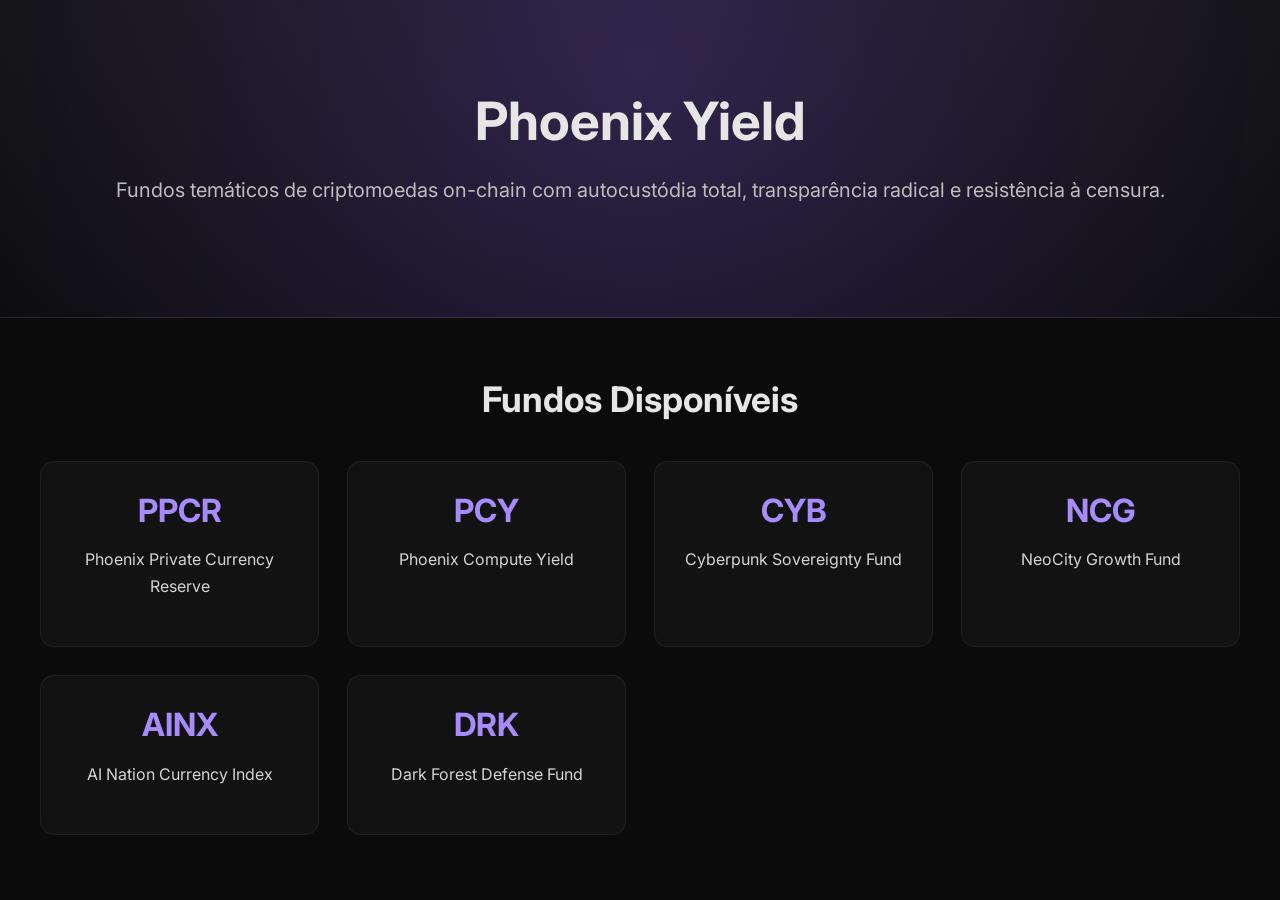
<file: index.html>
<!DOCTYPE html>
<html lang="pt">
<head>
  <meta charset="UTF-8">
  <meta name="viewport" content="width=device-width, initial-scale=1.0">
  <title>Phoenix Yield – Fundos Temáticos On-Chain</title>
  <link rel="stylesheet" href="css/global.css">
</head>

<body>

<header class="hero">
  <h1>Phoenix Yield</h1>
  <p>
    Fundos temáticos de criptomoedas on-chain com autocustódia total, transparência radical e resistência à censura.
  </p>
</header>

<section class="fund-list">
  <h2>Fundos Disponíveis</h2>
  <div class="fund-grid">
    
    <a href="funds/ppcr.html" class="fund-card">
      <h3>PPCR</h3>
      <p>Phoenix Private Currency Reserve</p>
    </a>
    
    <a href="funds/pcy.html" class="fund-card">
      <h3>PCY</h3>
      <p>Phoenix Compute Yield</p>
    </a>
    
    <a href="funds/cyb.html" class="fund-card">
      <h3>CYB</h3>
      <p>Cyberpunk Sovereignty Fund</p>
    </a>
    
    <a href="funds/ncg.html" class="fund-card">
      <h3>NCG</h3>
      <p>NeoCity Growth Fund</p>
    </a>
    
    <a href="funds/ainx.html" class="fund-card">
      <h3>AINX</h3>
      <p>AI Nation Currency Index</p>
    </a>
    
    <a href="funds/drk.html" class="fund-card">
      <h3>DRK</h3>
      <p>Dark Forest Defense Fund</p>
    </a>
    
  </div>
</section>

</body>
</html>
</file>
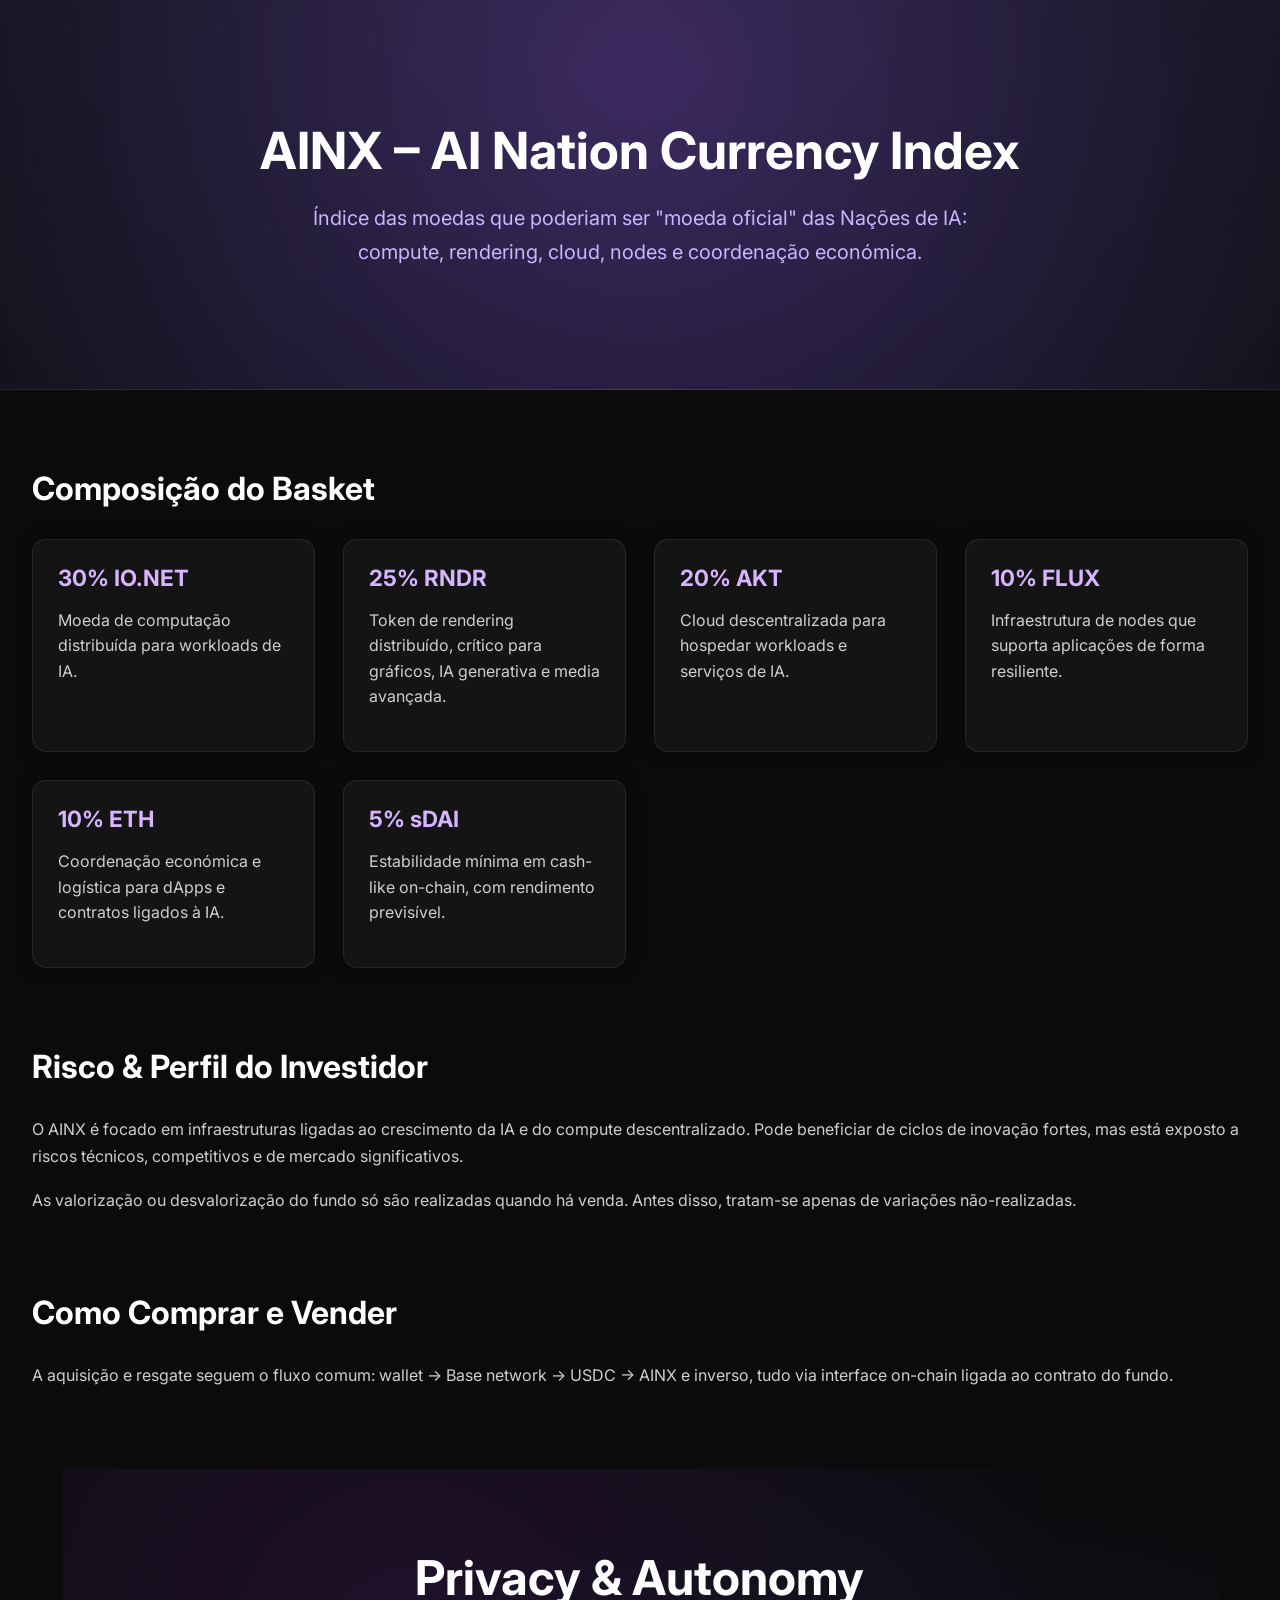
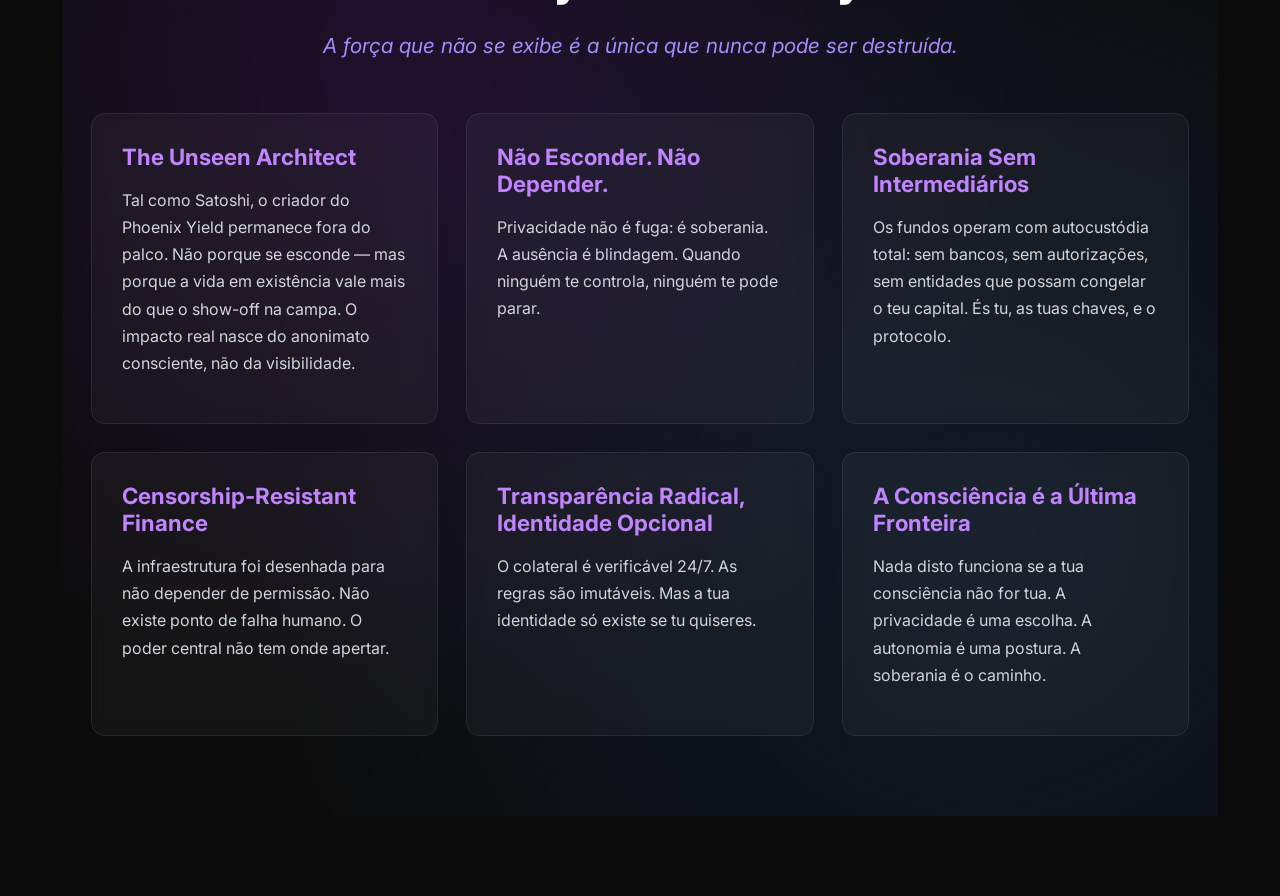
<file: funds/ainx.html>
<!DOCTYPE html>
<html lang="pt">
<head>
  <meta charset="UTF-8">
  <title>AINX – AI Nation Currency Index</title>
  <link rel="stylesheet" href="../css/global.css">
  <link rel="stylesheet" href="../css/fund.css">
  <link rel="stylesheet" href="../css/privacy.css">
</head>

<body>

<header class="fund-hero">
  <h1>AINX – AI Nation Currency Index</h1>
  <p>
    Índice das moedas que poderiam ser "moeda oficial" das Nações de IA: compute, rendering, cloud,
    nodes e coordenação económica.
  </p>
</header>

<section class="basket">
  <h2>Composição do Basket</h2>
  <div class="basket-grid">
    <div class="basket-item">
      <h3>30% IO.NET</h3>
      <p>Moeda de computação distribuída para workloads de IA.</p>
    </div>
    <div class="basket-item">
      <h3>25% RNDR</h3>
      <p>Token de rendering distribuído, crítico para gráficos, IA generativa e media avançada.</p>
    </div>
    <div class="basket-item">
      <h3>20% AKT</h3>
      <p>Cloud descentralizada para hospedar workloads e serviços de IA.</p>
    </div>
    <div class="basket-item">
      <h3>10% FLUX</h3>
      <p>Infraestrutura de nodes que suporta aplicações de forma resiliente.</p>
    </div>
    <div class="basket-item">
      <h3>10% ETH</h3>
      <p>Coordenação económica e logística para dApps e contratos ligados à IA.</p>
    </div>
    <div class="basket-item">
      <h3>5% sDAI</h3>
      <p>Estabilidade mínima em cash-like on-chain, com rendimento previsível.</p>
    </div>
  </div>
</section>

<section class="risk">
  <h2>Risco & Perfil do Investidor</h2>
  <p>
    O AINX é focado em infraestruturas ligadas ao crescimento da IA e do compute descentralizado.
    Pode beneficiar de ciclos de inovação fortes, mas está exposto a riscos técnicos, competitivos
    e de mercado significativos.
  </p>
  <p>
    As valorização ou desvalorização do fundo só são realizadas quando há venda. Antes disso,
    tratam-se apenas de variações não-realizadas.
  </p>
</section>

<section class="risk">
  <h2>Como Comprar e Vender</h2>
  <p>
    A aquisição e resgate seguem o fluxo comum: wallet → Base network → USDC → AINX e inverso,
    tudo via interface on-chain ligada ao contrato do fundo.
  </p>
</section>

<section id="privacy-block"></section>

<script src="../js/load-privacy.js"></script>
</body>
</html>
</file>
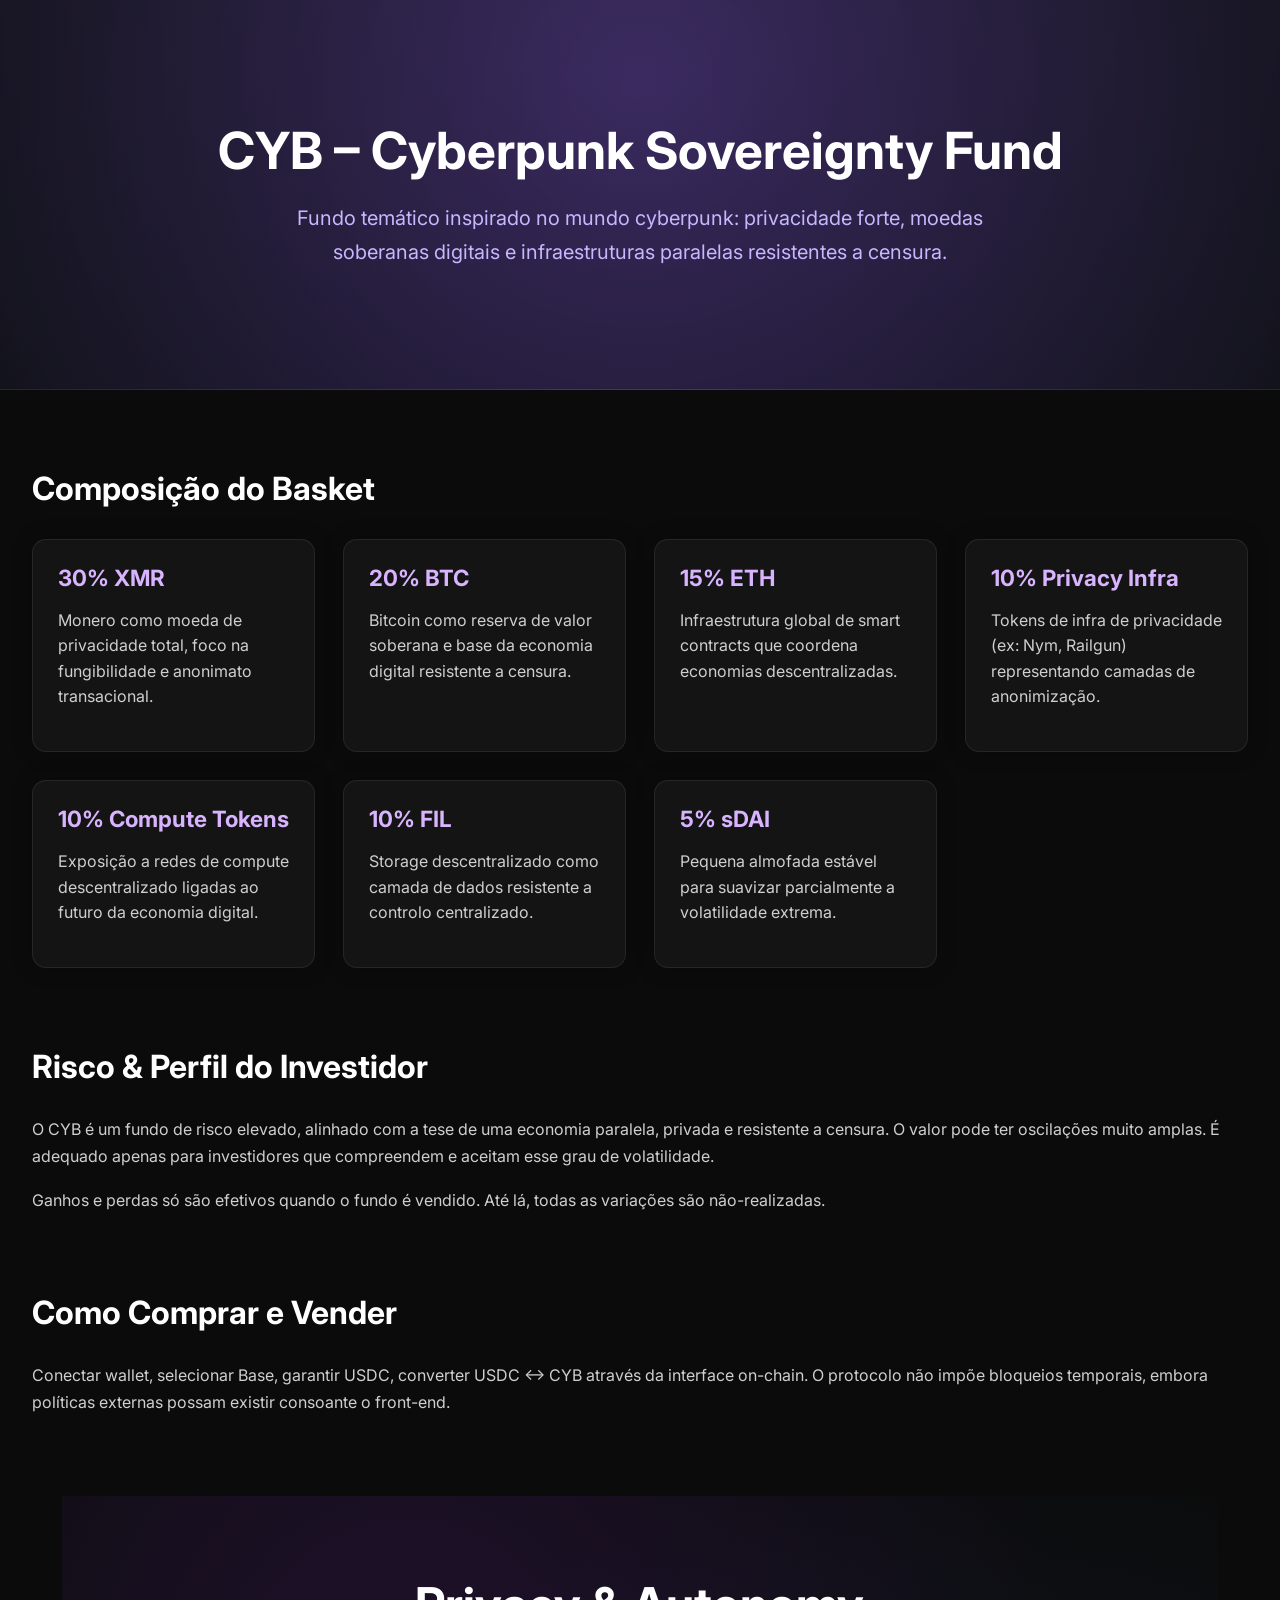
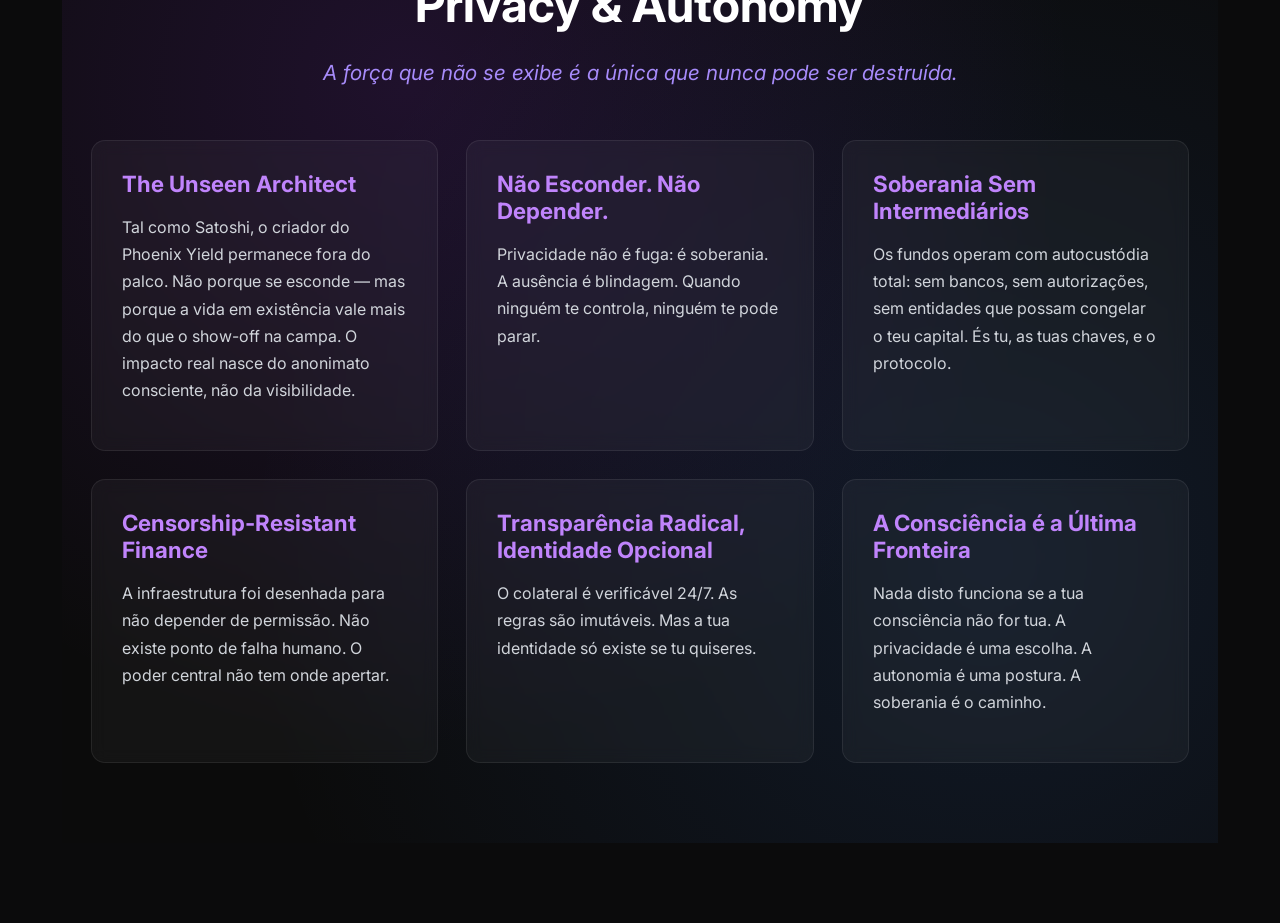
<file: funds/cyb.html>
<!DOCTYPE html>
<html lang="pt">
<head>
  <meta charset="UTF-8">
  <title>CYB – Cyberpunk Sovereignty Fund</title>
  <link rel="stylesheet" href="../css/global.css">
  <link rel="stylesheet" href="../css/fund.css">
  <link rel="stylesheet" href="../css/privacy.css">
</head>

<body>

<header class="fund-hero">
  <h1>CYB – Cyberpunk Sovereignty Fund</h1>
  <p>
    Fundo temático inspirado no mundo cyberpunk: privacidade forte, moedas soberanas digitais e
    infraestruturas paralelas resistentes a censura.
  </p>
</header>

<section class="basket">
  <h2>Composição do Basket</h2>
  <div class="basket-grid">
    <div class="basket-item">
      <h3>30% XMR</h3>
      <p>Monero como moeda de privacidade total, foco na fungibilidade e anonimato transacional.</p>
    </div>
    <div class="basket-item">
      <h3>20% BTC</h3>
      <p>Bitcoin como reserva de valor soberana e base da economia digital resistente a censura.</p>
    </div>
    <div class="basket-item">
      <h3>15% ETH</h3>
      <p>Infraestrutura global de smart contracts que coordena economias descentralizadas.</p>
    </div>
    <div class="basket-item">
      <h3>10% Privacy Infra</h3>
      <p>Tokens de infra de privacidade (ex: Nym, Railgun) representando camadas de anonimização.</p>
    </div>
    <div class="basket-item">
      <h3>10% Compute Tokens</h3>
      <p>Exposição a redes de compute descentralizado ligadas ao futuro da economia digital.</p>
    </div>
    <div class="basket-item">
      <h3>10% FIL</h3>
      <p>Storage descentralizado como camada de dados resistente a controlo centralizado.</p>
    </div>
    <div class="basket-item">
      <h3>5% sDAI</h3>
      <p>Pequena almofada estável para suavizar parcialmente a volatilidade extrema.</p>
    </div>
  </div>
</section>

<section class="risk">
  <h2>Risco & Perfil do Investidor</h2>
  <p>
    O CYB é um fundo de risco elevado, alinhado com a tese de uma economia paralela, privada e resistente
    a censura. O valor pode ter oscilações muito amplas. É adequado apenas para investidores que compreendem
    e aceitam esse grau de volatilidade.
  </p>
  <p>
    Ganhos e perdas só são efetivos quando o fundo é vendido. Até lá, todas as variações são não-realizadas.
  </p>
</section>

<section class="risk">
  <h2>Como Comprar e Vender</h2>
  <p>
    Conectar wallet, selecionar Base, garantir USDC, converter USDC ↔ CYB através da interface on-chain.
    O protocolo não impõe bloqueios temporais, embora políticas externas possam existir consoante o front-end.
  </p>
</section>

<section id="privacy-block"></section>

<script src="../js/load-privacy.js"></script>
</body>
</html>
</file>
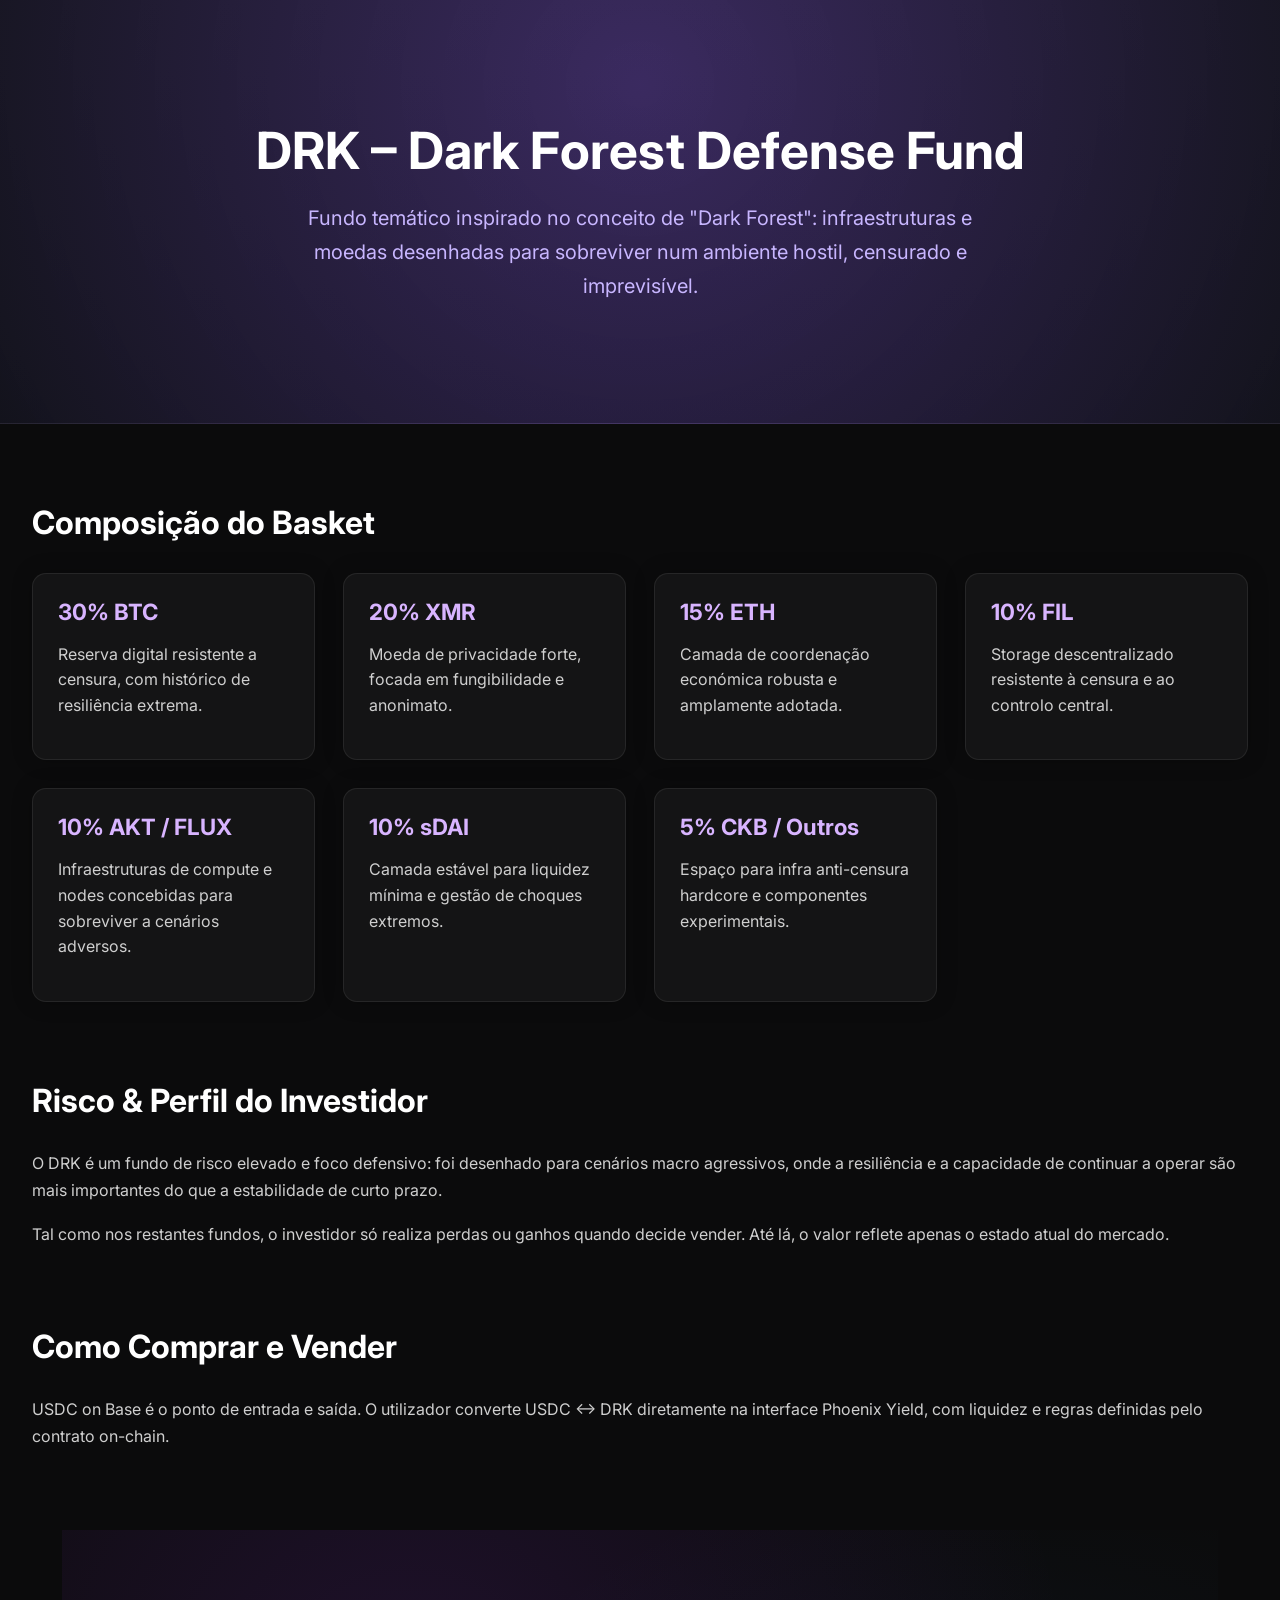
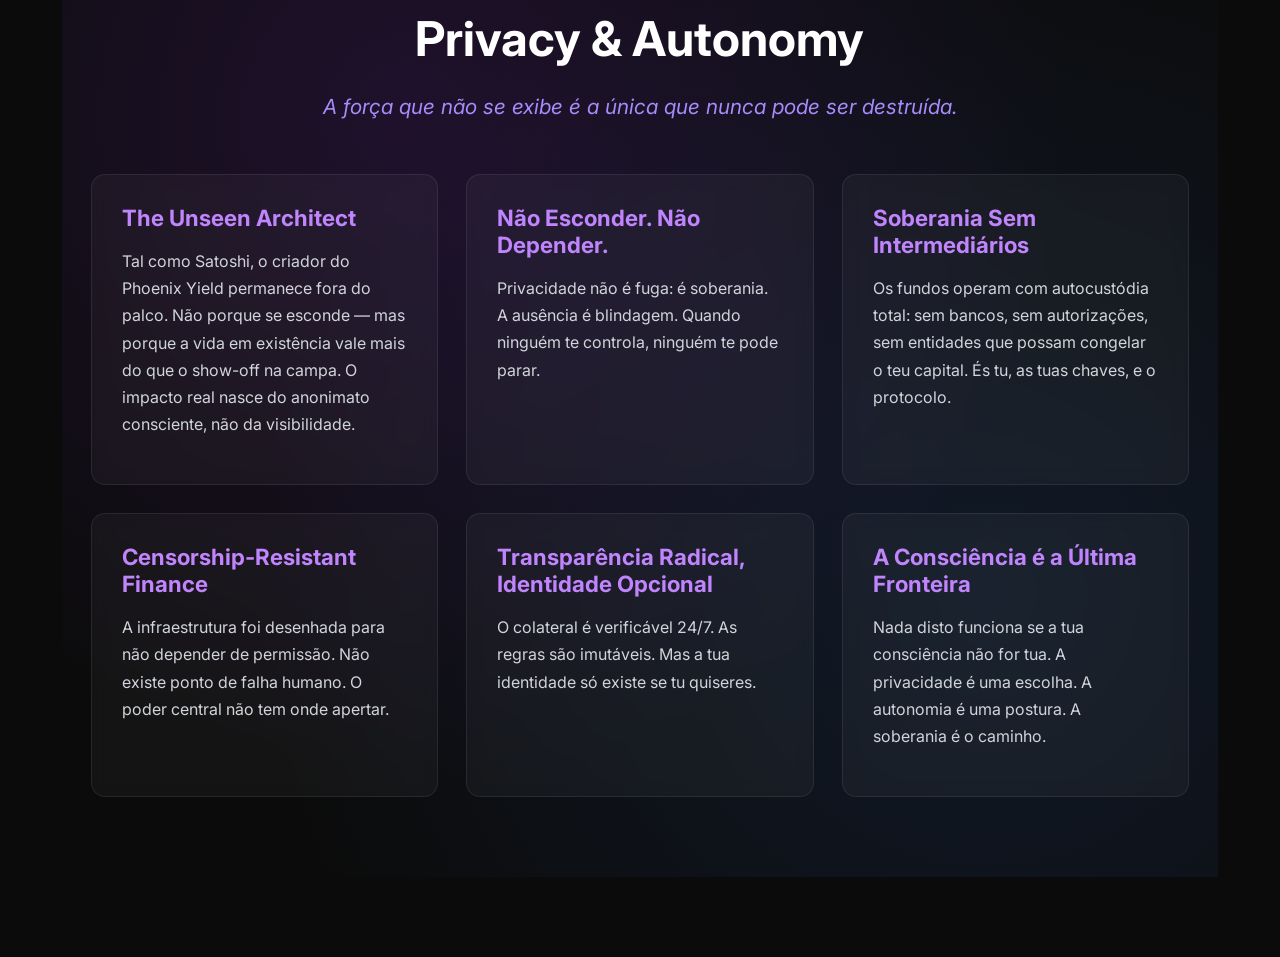
<file: funds/drk.html>
<!DOCTYPE html>
<html lang="pt">
<head>
  <meta charset="UTF-8">
  <title>DRK – Dark Forest Defense Fund</title>
  <link rel="stylesheet" href="../css/global.css">
  <link rel="stylesheet" href="../css/fund.css">
  <link rel="stylesheet" href="../css/privacy.css">
</head>

<body>

<header class="fund-hero">
  <h1>DRK – Dark Forest Defense Fund</h1>
  <p>
    Fundo temático inspirado no conceito de "Dark Forest": infraestruturas e moedas desenhadas
    para sobreviver num ambiente hostil, censurado e imprevisível.
  </p>
</header>

<section class="basket">
  <h2>Composição do Basket</h2>
  <div class="basket-grid">
    <div class="basket-item">
      <h3>30% BTC</h3>
      <p>Reserva digital resistente a censura, com histórico de resiliência extrema.</p>
    </div>
    <div class="basket-item">
      <h3>20% XMR</h3>
      <p>Moeda de privacidade forte, focada em fungibilidade e anonimato.</p>
    </div>
    <div class="basket-item">
      <h3>15% ETH</h3>
      <p>Camada de coordenação económica robusta e amplamente adotada.</p>
    </div>
    <div class="basket-item">
      <h3>10% FIL</h3>
      <p>Storage descentralizado resistente à censura e ao controlo central.</p>
    </div>
    <div class="basket-item">
      <h3>10% AKT / FLUX</h3>
      <p>Infraestruturas de compute e nodes concebidas para sobreviver a cenários adversos.</p>
    </div>
    <div class="basket-item">
      <h3>10% sDAI</h3>
      <p>Camada estável para liquidez mínima e gestão de choques extremos.</p>
    </div>
    <div class="basket-item">
      <h3>5% CKB / Outros</h3>
      <p>Espaço para infra anti-censura hardcore e componentes experimentais.</p>
    </div>
  </div>
</section>

<section class="risk">
  <h2>Risco & Perfil do Investidor</h2>
  <p>
    O DRK é um fundo de risco elevado e foco defensivo: foi desenhado para cenários macro agressivos,
    onde a resiliência e a capacidade de continuar a operar são mais importantes do que a estabilidade
    de curto prazo.
  </p>
  <p>
    Tal como nos restantes fundos, o investidor só realiza perdas ou ganhos quando decide vender.
    Até lá, o valor reflete apenas o estado atual do mercado.
  </p>
</section>

<section class="risk">
  <h2>Como Comprar e Vender</h2>
  <p>
    USDC on Base é o ponto de entrada e saída. O utilizador converte USDC ↔ DRK diretamente na interface
    Phoenix Yield, com liquidez e regras definidas pelo contrato on-chain.
  </p>
</section>

<section id="privacy-block"></section>

<script src="../js/load-privacy.js"></script>
</body>
</html>
</file>
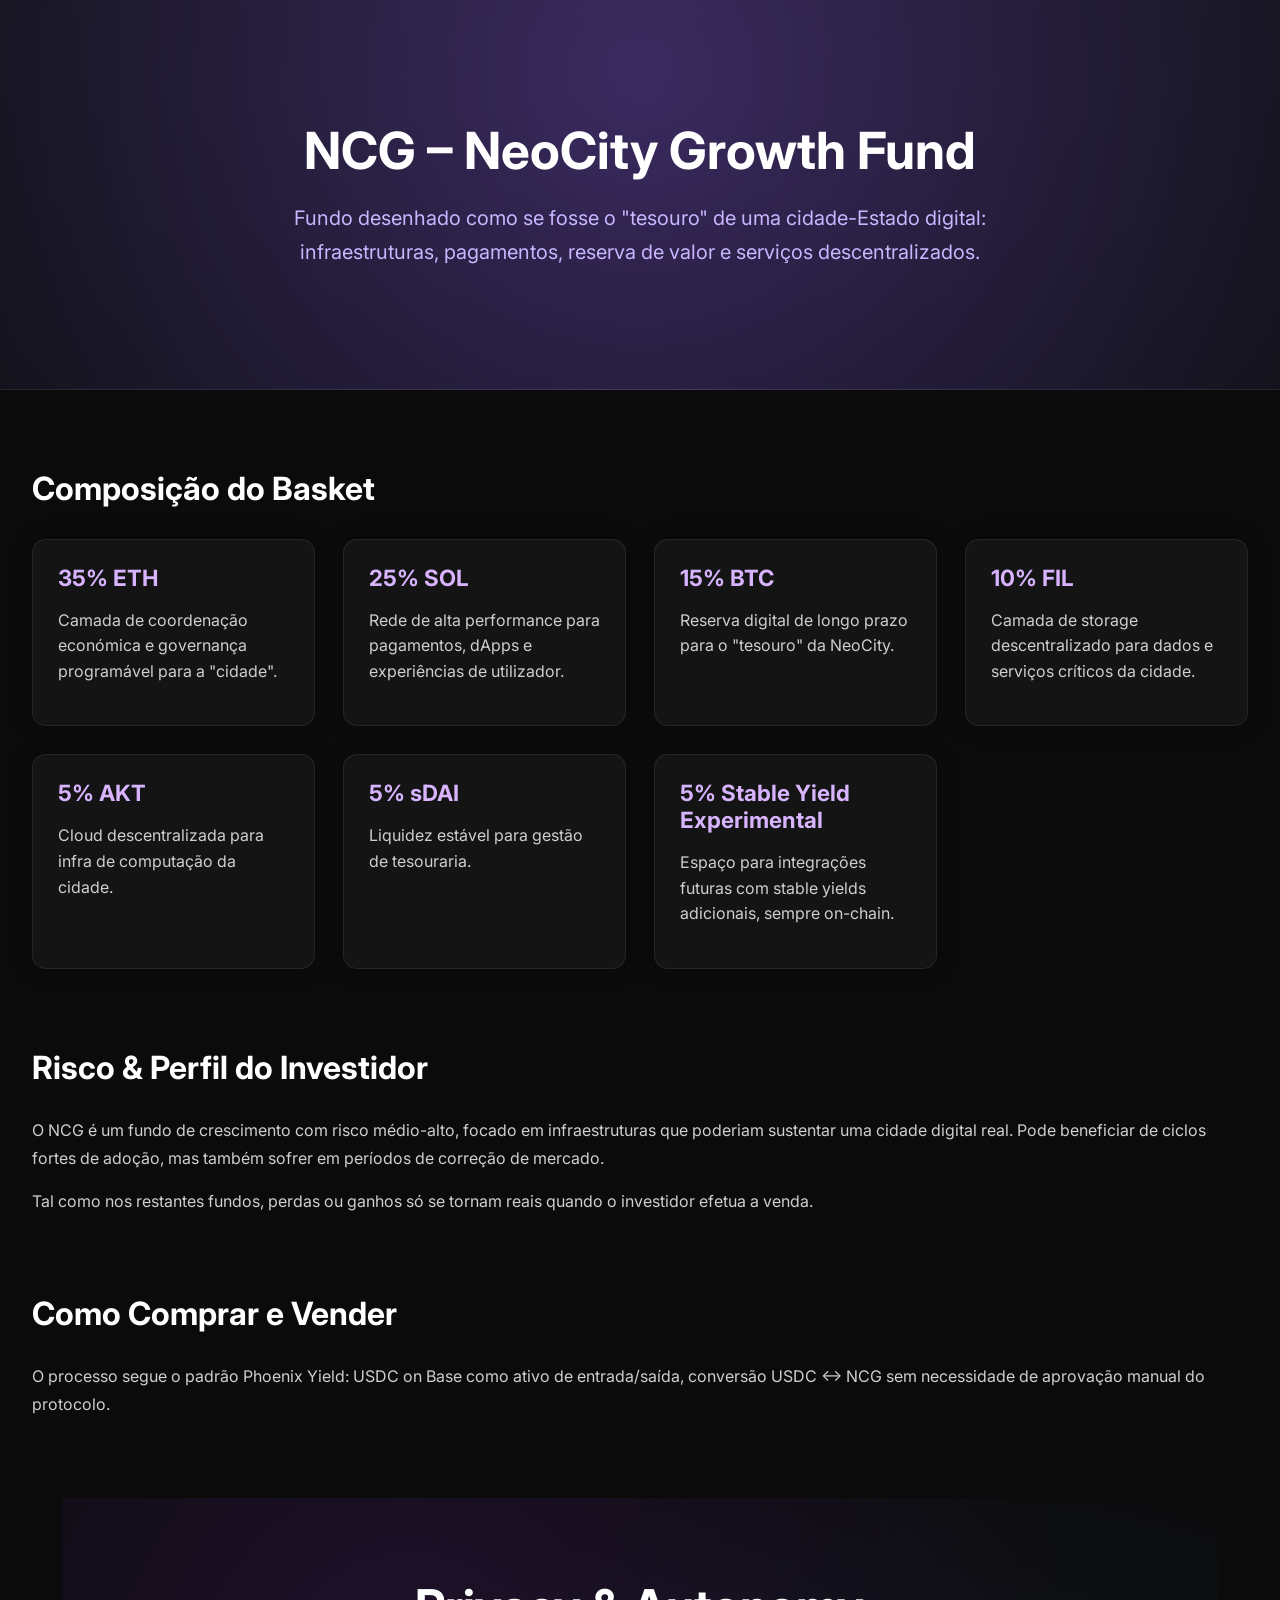
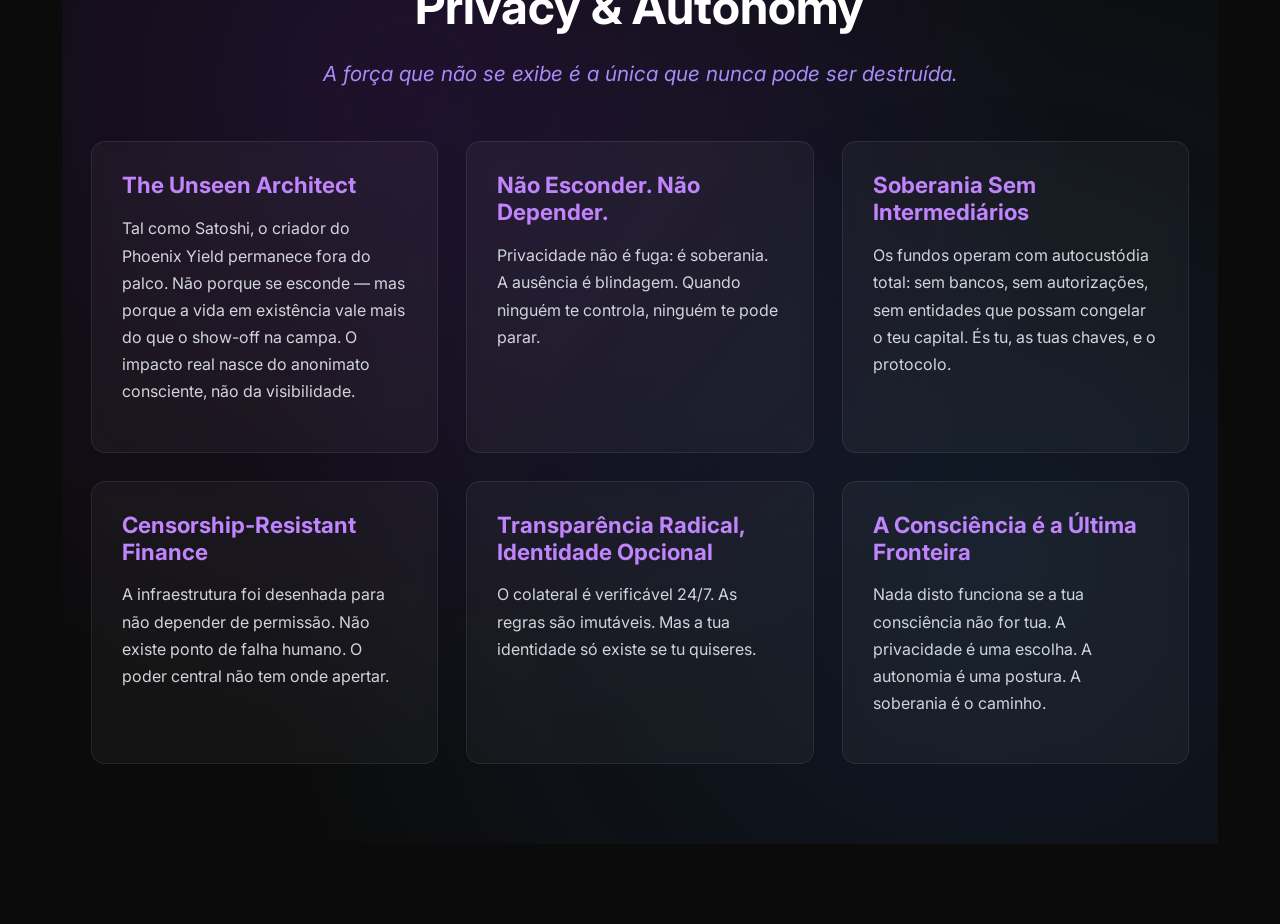
<file: funds/ncg.html>
<!DOCTYPE html>
<html lang="pt">
<head>
  <meta charset="UTF-8">
  <title>NCG – NeoCity Growth Fund</title>
  <link rel="stylesheet" href="../css/global.css">
  <link rel="stylesheet" href="../css/fund.css">
  <link rel="stylesheet" href="../css/privacy.css">
</head>

<body>

<header class="fund-hero">
  <h1>NCG – NeoCity Growth Fund</h1>
  <p>
    Fundo desenhado como se fosse o "tesouro" de uma cidade-Estado digital: infraestruturas, pagamentos,
    reserva de valor e serviços descentralizados.
  </p>
</header>

<section class="basket">
  <h2>Composição do Basket</h2>
  <div class="basket-grid">
    <div class="basket-item">
      <h3>35% ETH</h3>
      <p>Camada de coordenação económica e governança programável para a "cidade".</p>
    </div>
    <div class="basket-item">
      <h3>25% SOL</h3>
      <p>Rede de alta performance para pagamentos, dApps e experiências de utilizador.</p>
    </div>
    <div class="basket-item">
      <h3>15% BTC</h3>
      <p>Reserva digital de longo prazo para o "tesouro" da NeoCity.</p>
    </div>
    <div class="basket-item">
      <h3>10% FIL</h3>
      <p>Camada de storage descentralizado para dados e serviços críticos da cidade.</p>
    </div>
    <div class="basket-item">
      <h3>5% AKT</h3>
      <p>Cloud descentralizada para infra de computação da cidade.</p>
    </div>
    <div class="basket-item">
      <h3>5% sDAI</h3>
      <p>Liquidez estável para gestão de tesouraria.</p>
    </div>
    <div class="basket-item">
      <h3>5% Stable Yield Experimental</h3>
      <p>Espaço para integrações futuras com stable yields adicionais, sempre on-chain.</p>
    </div>
  </div>
</section>

<section class="risk">
  <h2>Risco & Perfil do Investidor</h2>
  <p>
    O NCG é um fundo de crescimento com risco médio-alto, focado em infraestruturas que poderiam sustentar
    uma cidade digital real. Pode beneficiar de ciclos fortes de adoção, mas também sofrer em períodos de
    correção de mercado.
  </p>
  <p>
    Tal como nos restantes fundos, perdas ou ganhos só se tornam reais quando o investidor efetua a venda.
  </p>
</section>

<section class="risk">
  <h2>Como Comprar e Vender</h2>
  <p>
    O processo segue o padrão Phoenix Yield: USDC on Base como ativo de entrada/saída, conversão USDC ↔ NCG
    sem necessidade de aprovação manual do protocolo.
  </p>
</section>

<section id="privacy-block"></section>

<script src="../js/load-privacy.js"></script>
</body>
</html>
</file>
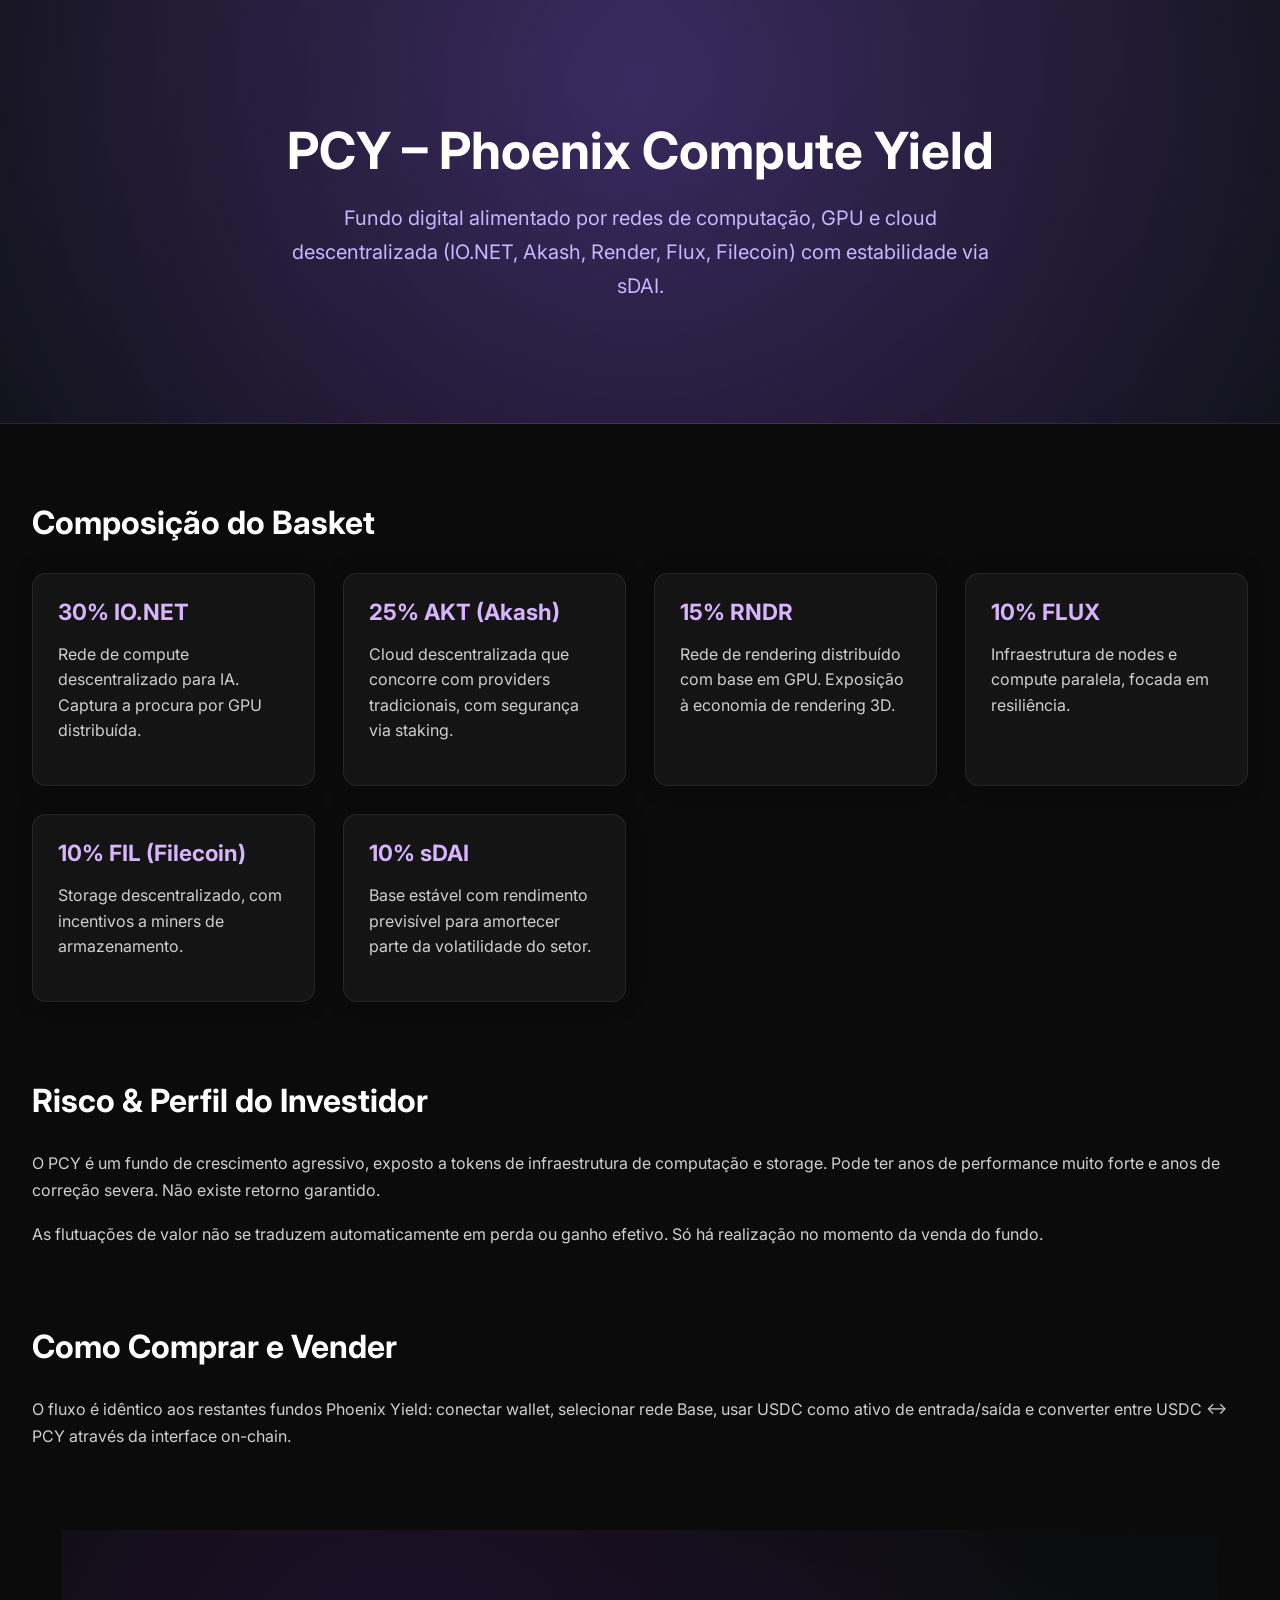
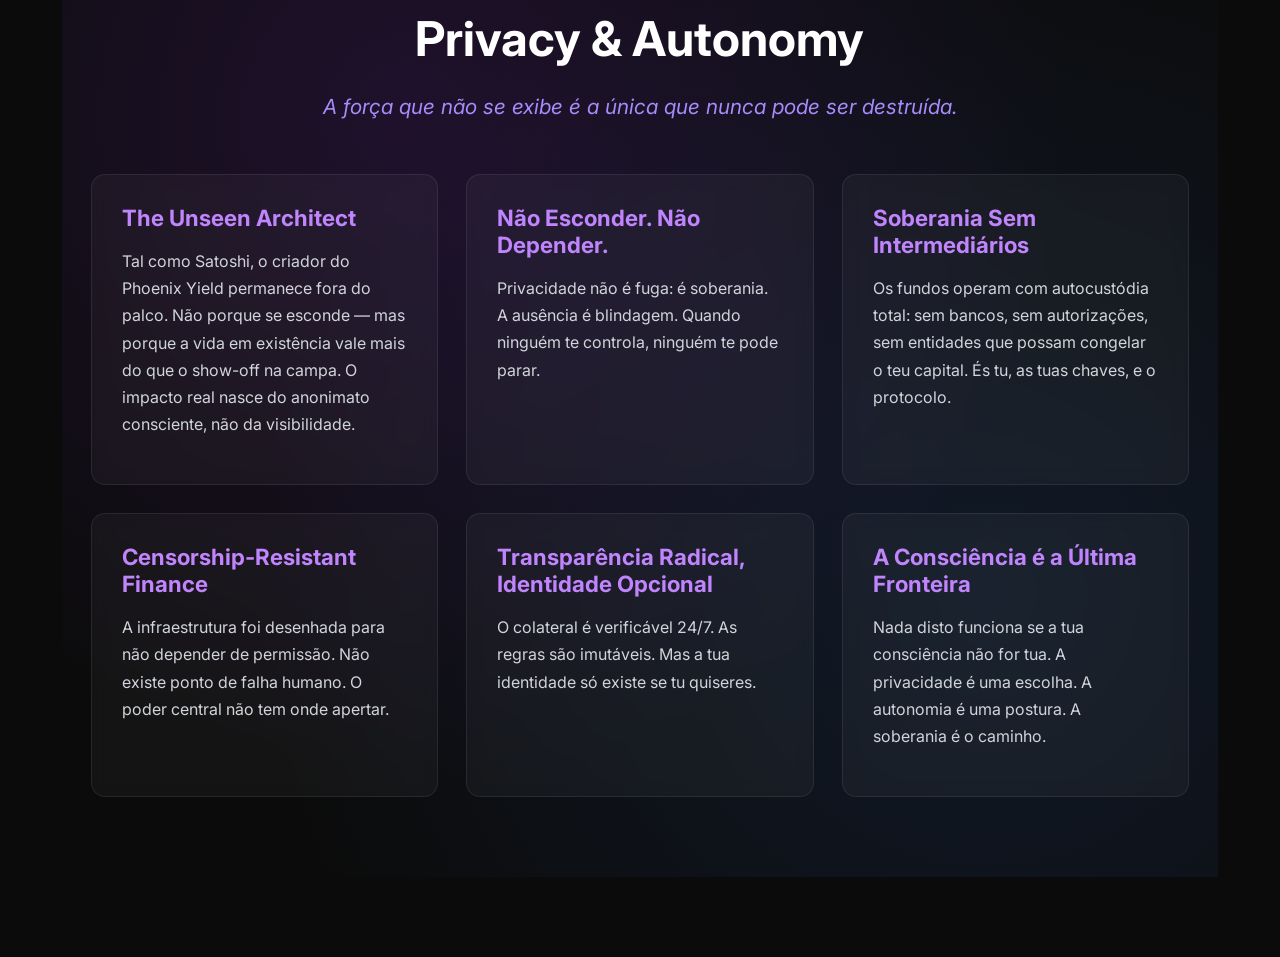
<file: funds/pcy.html>
<!DOCTYPE html>
<html lang="pt">
<head>
  <meta charset="UTF-8">
  <title>PCY – Phoenix Compute Yield</title>
  <link rel="stylesheet" href="../css/global.css">
  <link rel="stylesheet" href="../css/fund.css">
  <link rel="stylesheet" href="../css/privacy.css">
</head>

<body>

<header class="fund-hero">
  <h1>PCY – Phoenix Compute Yield</h1>
  <p>
    Fundo digital alimentado por redes de computação, GPU e cloud descentralizada (IO.NET, Akash, Render,
    Flux, Filecoin) com estabilidade via sDAI.
  </p>
</header>

<section class="basket">
  <h2>Composição do Basket</h2>
  <div class="basket-grid">
    <div class="basket-item">
      <h3>30% IO.NET</h3>
      <p>Rede de compute descentralizado para IA. Captura a procura por GPU distribuída.</p>
    </div>
    <div class="basket-item">
      <h3>25% AKT (Akash)</h3>
      <p>Cloud descentralizada que concorre com providers tradicionais, com segurança via staking.</p>
    </div>
    <div class="basket-item">
      <h3>15% RNDR</h3>
      <p>Rede de rendering distribuído com base em GPU. Exposição à economia de rendering 3D.</p>
    </div>
    <div class="basket-item">
      <h3>10% FLUX</h3>
      <p>Infraestrutura de nodes e compute paralela, focada em resiliência.</p>
    </div>
    <div class="basket-item">
      <h3>10% FIL (Filecoin)</h3>
      <p>Storage descentralizado, com incentivos a miners de armazenamento.</p>
    </div>
    <div class="basket-item">
      <h3>10% sDAI</h3>
      <p>Base estável com rendimento previsível para amortecer parte da volatilidade do setor.</p>
    </div>
  </div>
</section>

<section class="risk">
  <h2>Risco & Perfil do Investidor</h2>
  <p>
    O PCY é um fundo de crescimento agressivo, exposto a tokens de infraestrutura de computação e storage.
    Pode ter anos de performance muito forte e anos de correção severa. Não existe retorno garantido.
  </p>
  <p>
    As flutuações de valor não se traduzem automaticamente em perda ou ganho efetivo. Só há realização
    no momento da venda do fundo.
  </p>
</section>

<section class="risk">
  <h2>Como Comprar e Vender</h2>
  <p>
    O fluxo é idêntico aos restantes fundos Phoenix Yield: conectar wallet, selecionar rede Base, usar USDC
    como ativo de entrada/saída e converter entre USDC ↔ PCY através da interface on-chain.
  </p>
</section>

<section id="privacy-block"></section>

<script src="../js/load-privacy.js"></script>
</body>
</html>
</file>
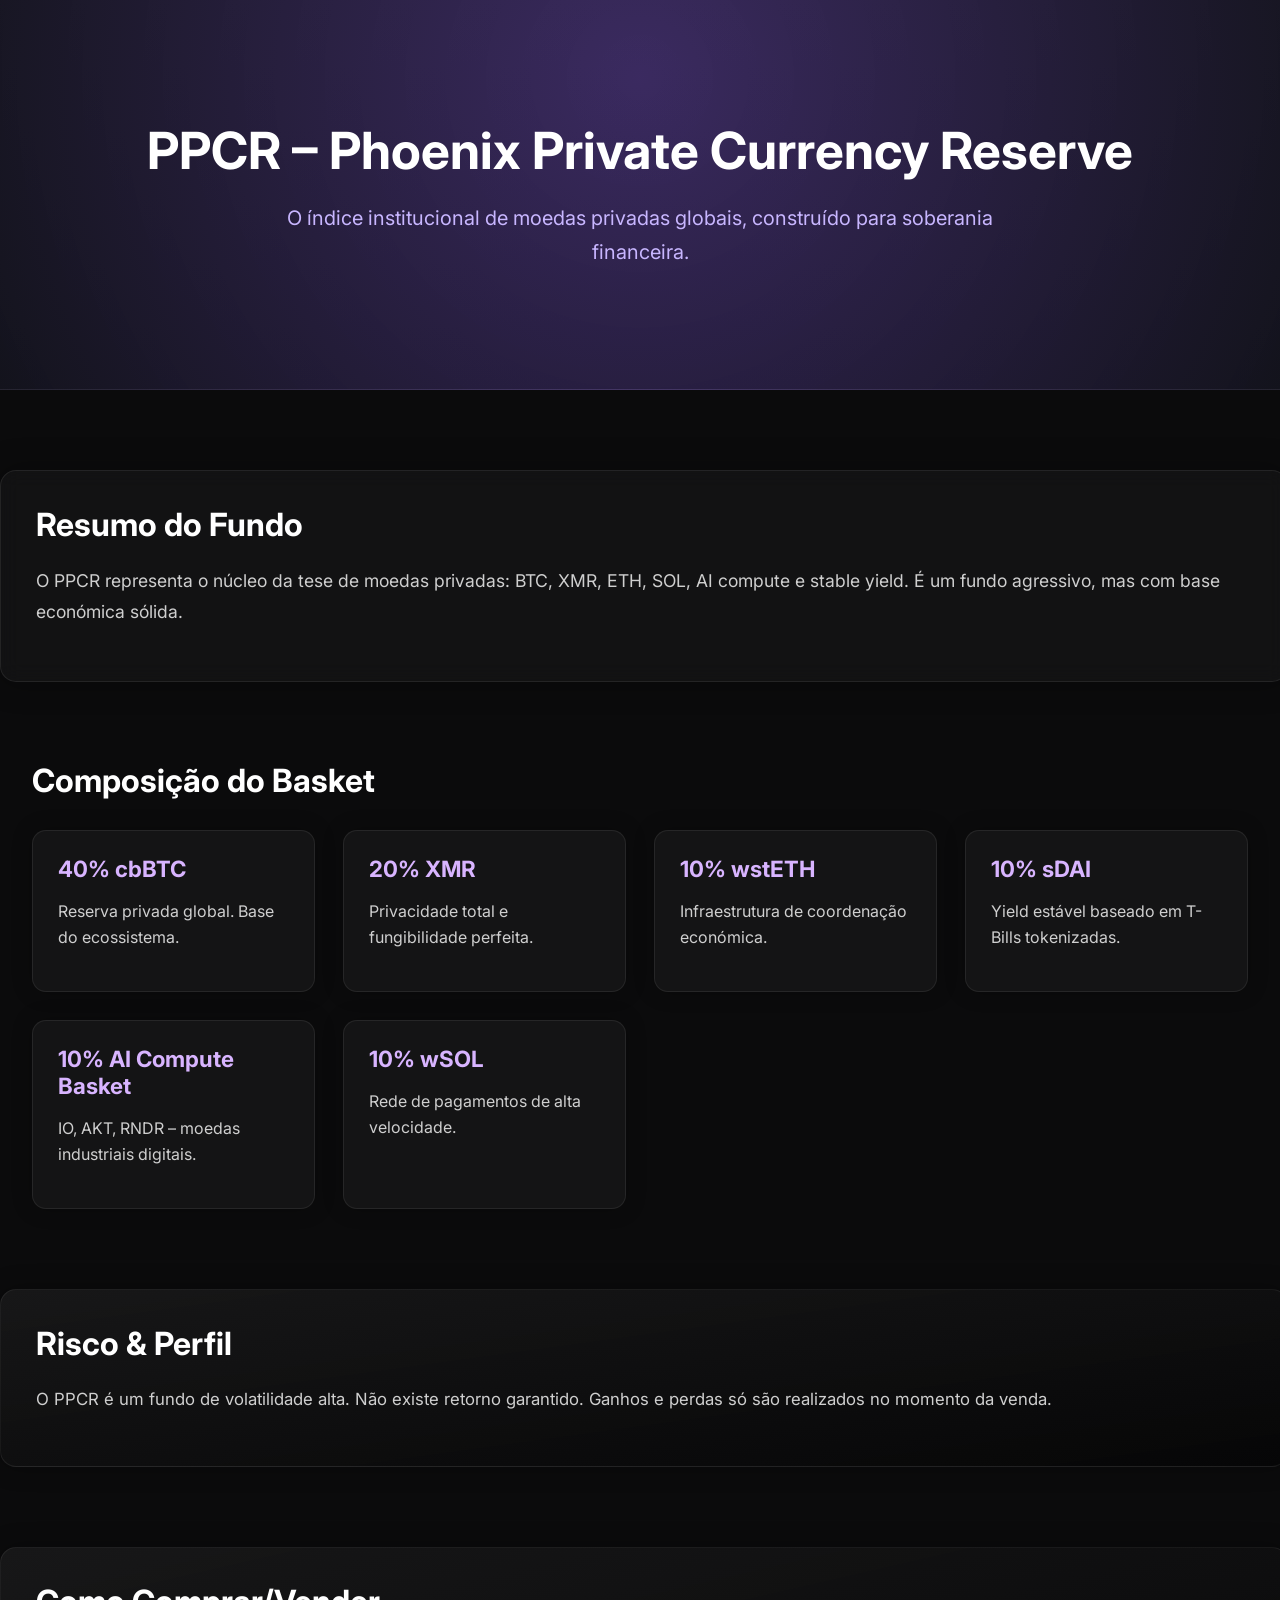
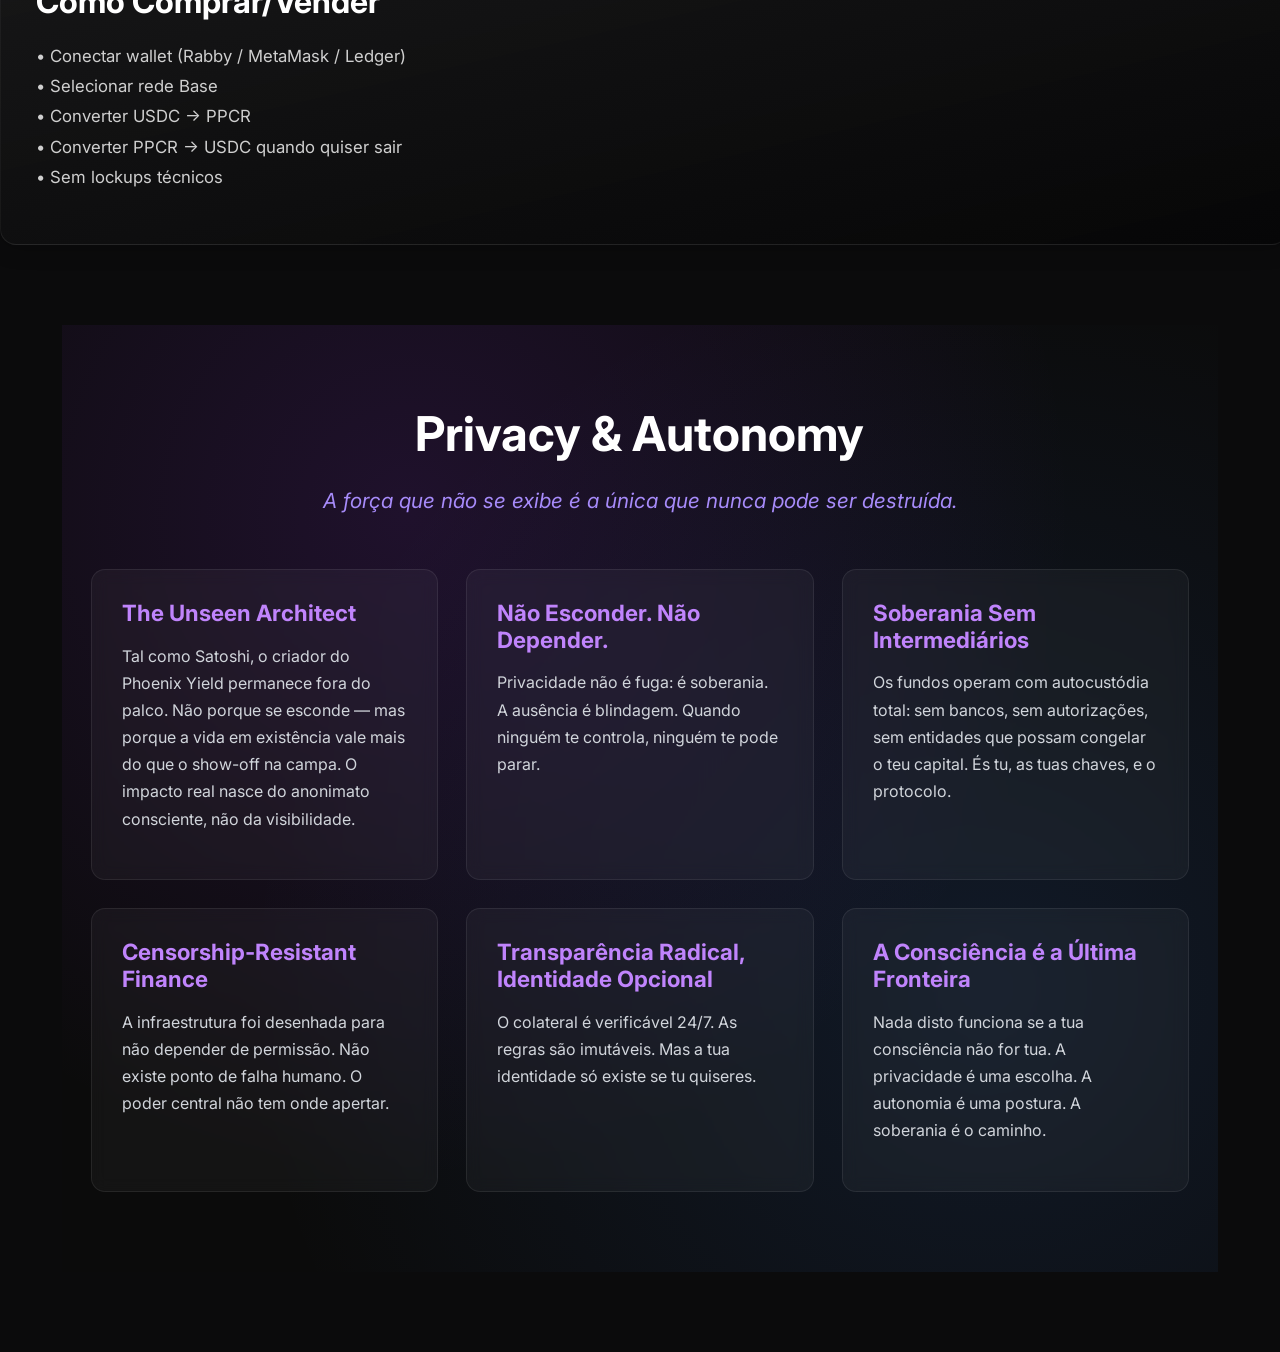
<file: funds/ppcr.html>
<!DOCTYPE html>
<html lang="pt">
<head>
  <meta charset="UTF-8">
  <title>PPCR – Phoenix Private Currency Reserve</title>

  <link rel="stylesheet" href="../css/global.css">
  <link rel="stylesheet" href="../css/fund.css">
  <link rel="stylesheet" href="../css/privacy.css">
</head>

<body>

<header class="fund-hero">
  <h1>PPCR – Phoenix Private Currency Reserve</h1>
  <p>O índice institucional de moedas privadas globais, construído para soberania financeira.</p>
</header>

<section class="fund-summary">
  <h2>Resumo do Fundo</h2>
  <p>
    O PPCR representa o núcleo da tese de moedas privadas: BTC, XMR, ETH, SOL, AI compute
    e stable yield. É um fundo agressivo, mas com base económica sólida.
  </p>
</section>

<section>
  <h2>Composição do Basket</h2>

  <div class="basket-grid">

    <div class="basket-item">
      <h3>40% cbBTC</h3>
      <p>Reserva privada global. Base do ecossistema.</p>
    </div>

    <div class="basket-item">
      <h3>20% XMR</h3>
      <p>Privacidade total e fungibilidade perfeita.</p>
    </div>

    <div class="basket-item">
      <h3>10% wstETH</h3>
      <p>Infraestrutura de coordenação económica.</p>
    </div>

    <div class="basket-item">
      <h3>10% sDAI</h3>
      <p>Yield estável baseado em T-Bills tokenizadas.</p>
    </div>

    <div class="basket-item">
      <h3>10% AI Compute Basket</h3>
      <p>IO, AKT, RNDR – moedas industriais digitais.</p>
    </div>

    <div class="basket-item">
      <h3>10% wSOL</h3>
      <p>Rede de pagamentos de alta velocidade.</p>
    </div>

  </div>
</section>

<section class="risk-box">
  <h2>Risco & Perfil</h2>
  <p>
    O PPCR é um fundo de volatilidade alta. Não existe retorno garantido.  
    Ganhos e perdas só são realizados no momento da venda.
  </p>
</section>

<section class="risk-box">
  <h2>Como Comprar/Vender</h2>
  <p>
    • Conectar wallet (Rabby / MetaMask / Ledger)<br>
    • Selecionar rede Base<br>
    • Converter USDC → PPCR<br>
    • Converter PPCR → USDC quando quiser sair<br>
    • Sem lockups técnicos
  </p>
</section>

<section id="privacy-block"></section>
<script src="../js/load-privacy.js"></script>
</body>
</html>
</file>
<file: css/global.css>
@import url('https://fonts.googleapis.com/css2?family=Inter:wght@300;400;600;700;800&display=swap');

body {
  margin: 0;
  padding: 0;
  font-family: 'Inter', sans-serif;
  background: #0b0b0c;
  color: #e6e6e6;
}

h1, h2, h3 {
  font-weight: 700;
  margin: 0 0 20px;
  line-height: 1.2;
}

p { line-height: 1.7; color: #cfcfcf; }

a { color: #a78bfa; text-decoration: none; }

section {
  width: 95%;
  max-width: 1250px;
  margin: 80px auto;
}

/* HERO CINEMATOGRÁFICO */
.fund-hero {
  text-align: center;
  padding: 120px 20px;
  background: radial-gradient(circle at 50% 20%, rgba(139,92,246,0.35), rgba(20,20,30,0.9)),
              linear-gradient(to bottom, #111, #0b0b0c);
  border-bottom: 1px solid rgba(255,255,255,0.06);
}

.fund-hero h1 {
  font-size: 3.2rem;
  color: #fff;
}

.fund-hero p {
  max-width: 720px;
  margin: 20px auto 0;
  font-size: 1.25rem;
  color: #c8b6ff;
}

/* INDEX PAGE STYLES */
.hero {
  text-align: center;
  padding: 90px 20px;
  background: radial-gradient(circle at 50% 20%, rgba(139,92,246,0.25), transparent),
              linear-gradient(to bottom, #141415, #0d0d0f);
  border-bottom: 1px solid rgba(255,255,255,0.07);
}

.hero h1 {
  font-size: 3.3rem;
  margin-bottom: 12px;
}

.hero p {
  font-size: 1.25rem;
  color: #bdbdbd;
}

.fund-list {
  width: 95%;
  max-width: 1200px;
  margin: 60px auto;
}

.fund-list h2 {
  text-align: center;
  font-size: 2.2rem;
  margin-bottom: 40px;
}

.fund-grid {
  display: grid;
  grid-template-columns: repeat(auto-fit, minmax(220px, 1fr));
  gap: 28px;
}

.fund-card {
  background: rgba(255,255,255,0.03);
  padding: 30px;
  border-radius: 14px;
  text-align: center;
  border: 1px solid rgba(255,255,255,0.06);
  transition: all 0.25s ease;
}

.fund-card:hover {
  transform: translateY(-6px);
  background: rgba(255,255,255,0.06);
  box-shadow: 0 0 40px rgba(0,0,0,0.5);
}

.fund-card h3 {
  font-size: 2rem;
  color: #a78bfa;
  margin-bottom: 6px;
}

.fund-card p {
  font-size: 1rem;
  color: #d4d4d4;
}
</file>
<file: css/fund.css>
/* FUND SUMMARY BOX */
.fund-summary {
  background: rgba(255,255,255,0.03);
  padding: 35px;
  border-radius: 16px;
  border: 1px solid rgba(255,255,255,0.08);
  box-shadow: 0 0 30px rgba(0,0,0,0.35);
  backdrop-filter: blur(10px);
}

.fund-summary h2 {
  font-size: 2rem;
  color: #fff;
  margin-bottom: 20px;
}

.fund-summary p {
  font-size: 1.1rem;
  line-height: 1.8;
  color: #cfcfcf;
}

/* BASKET GRID */
.basket-grid {
  display: grid;
  grid-template-columns: repeat(auto-fit, minmax(260px,1fr));
  gap: 28px;
}

.basket-item {
  background: rgba(255,255,255,0.04);
  padding: 25px;
  border-radius: 14px;
  border: 1px solid rgba(255,255,255,0.08);
  box-shadow: 0 0 20px rgba(0,0,0,0.25);
  transition: transform .25s ease;
}

.basket-item:hover {
  transform: translateY(-6px);
}

.basket-item h3 {
  font-size: 1.4rem;
  color: #d8b4ff;
  margin-bottom: 12px;
}

.basket-item p {
  color: #cfcfcf;
  line-height: 1.6;
}

/* RISK BOXES */
.risk-box {
  background: linear-gradient(to bottom right, rgba(255,255,255,0.05), rgba(0,0,0,0.4));
  padding: 35px;
  border-radius: 16px;
  border: 1px solid rgba(255,255,255,0.07);
  box-shadow: 0 0 25px rgba(0,0,0,0.3);
  margin-top: 40px;
}

.risk-box h2 {
  font-size: 2rem;
  color: #fff;
  margin-bottom: 20px;
}

.risk-box p {
  font-size: 1.05rem;
  line-height: 1.8;
  color: #cfcfcf;
}

/* SECTION HEADINGS */
section h2 {
  font-size: 2rem;
  color: #fff;
  margin-bottom: 30px;
}
</file>
<file: css/privacy.css>
/* PRIVACY BLOCK */

.privacy-block {
  padding: 80px 0;
  background: radial-gradient(circle at 30% 20%, rgba(147,51,234,0.15), transparent 60%),
              radial-gradient(circle at 80% 70%, rgba(59,130,246,0.12), transparent 65%),
              #0b0b0b;
  color: #e5e7eb;
}

.privacy-container {
  width: 95%;
  max-width: 1250px;
  margin: 0 auto;
}

.privacy-title {
  text-align: center;
  font-size: 3rem;
  font-weight: 700;
  margin-bottom: 10px;
}

.privacy-subtitle {
  text-align: center;
  font-size: 1.3rem;
  margin-bottom: 50px;
  color: #a78bfa;
  font-style: italic;
}

.privacy-grid {
  display: grid;
  grid-template-columns: repeat(auto-fit, minmax(280px, 1fr));
  gap: 28px;
}

.privacy-card {
  background: rgba(255,255,255,0.04);
  padding: 30px;
  border-radius: 14px;
  border: 1px solid rgba(255,255,255,0.08);
  backdrop-filter: blur(8px);
  transition: 0.25s;
}

.privacy-card:hover {
  transform: translateY(-6px);
}

.privacy-card h3 {
  color: #c084fc;
  font-size: 1.4rem;
  margin-bottom: 12px;
}

.privacy-card p {
  color: #d1d5db;
}
</file>
